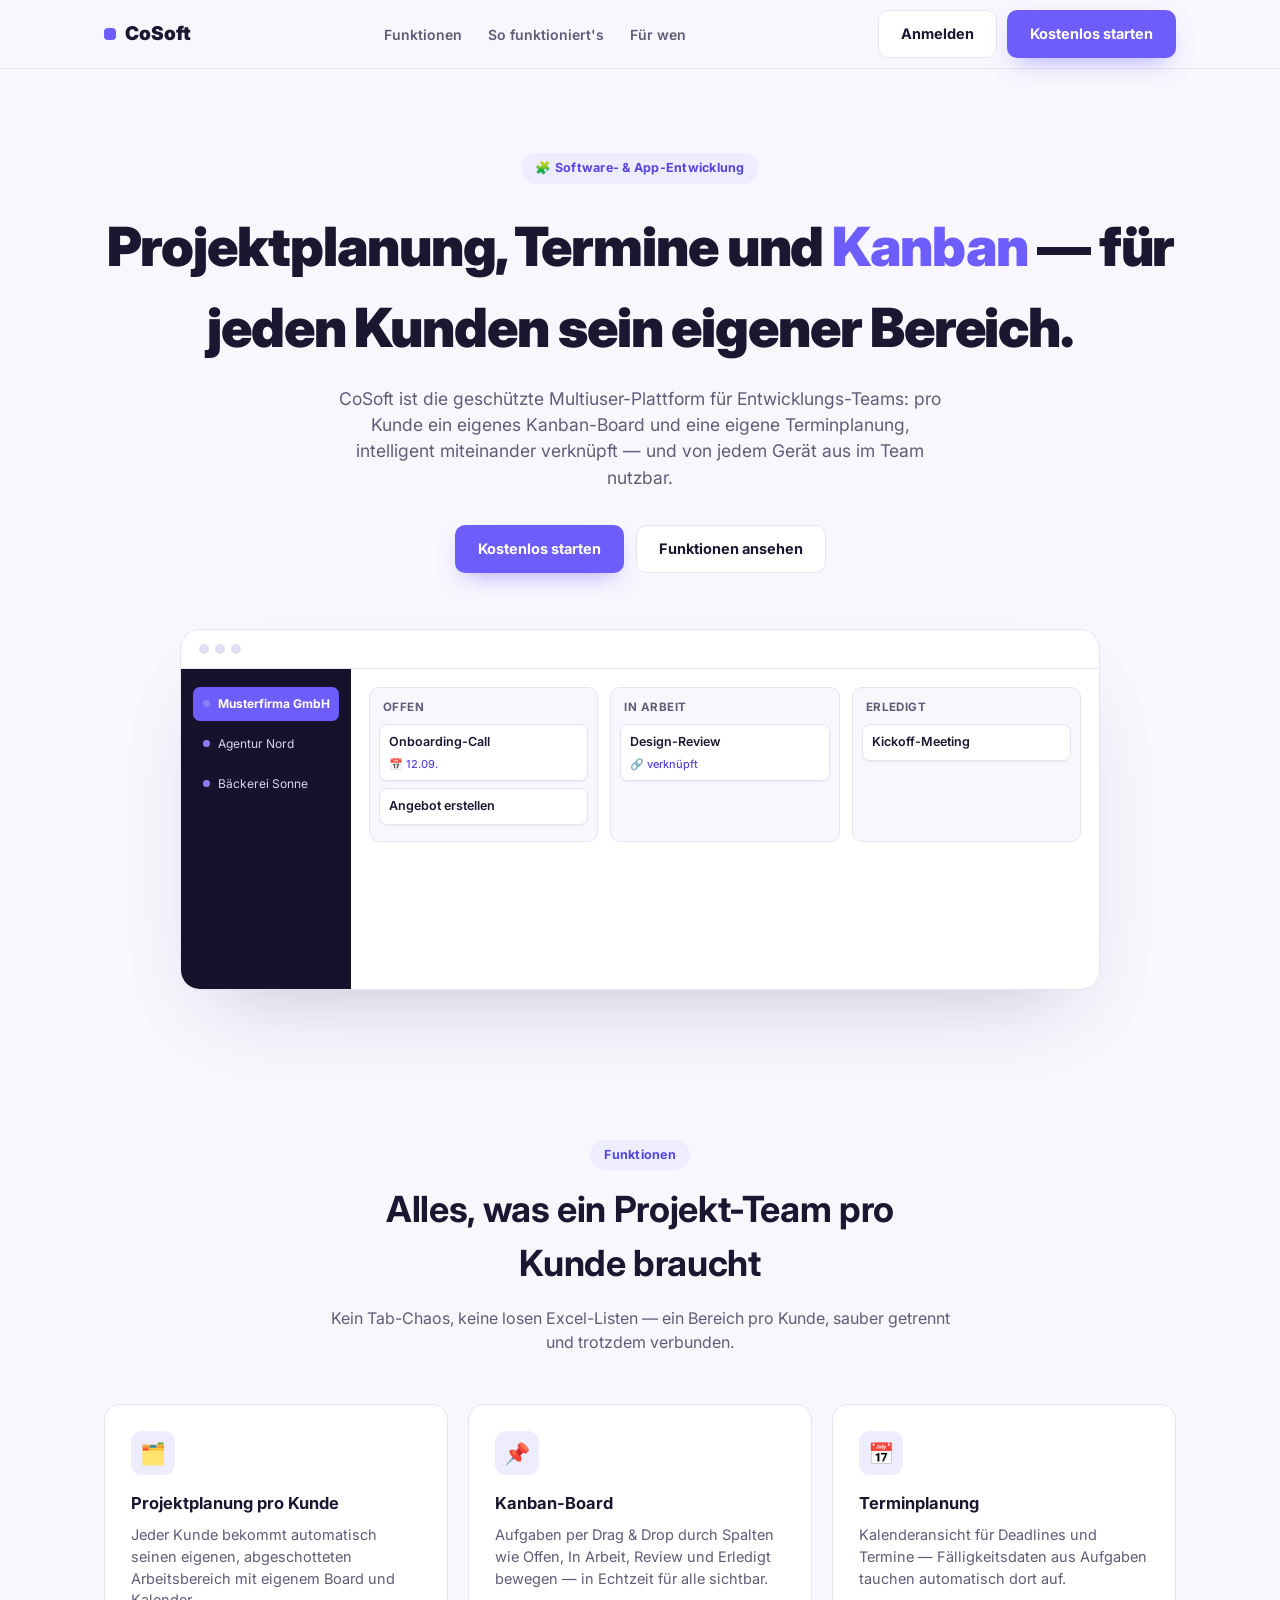
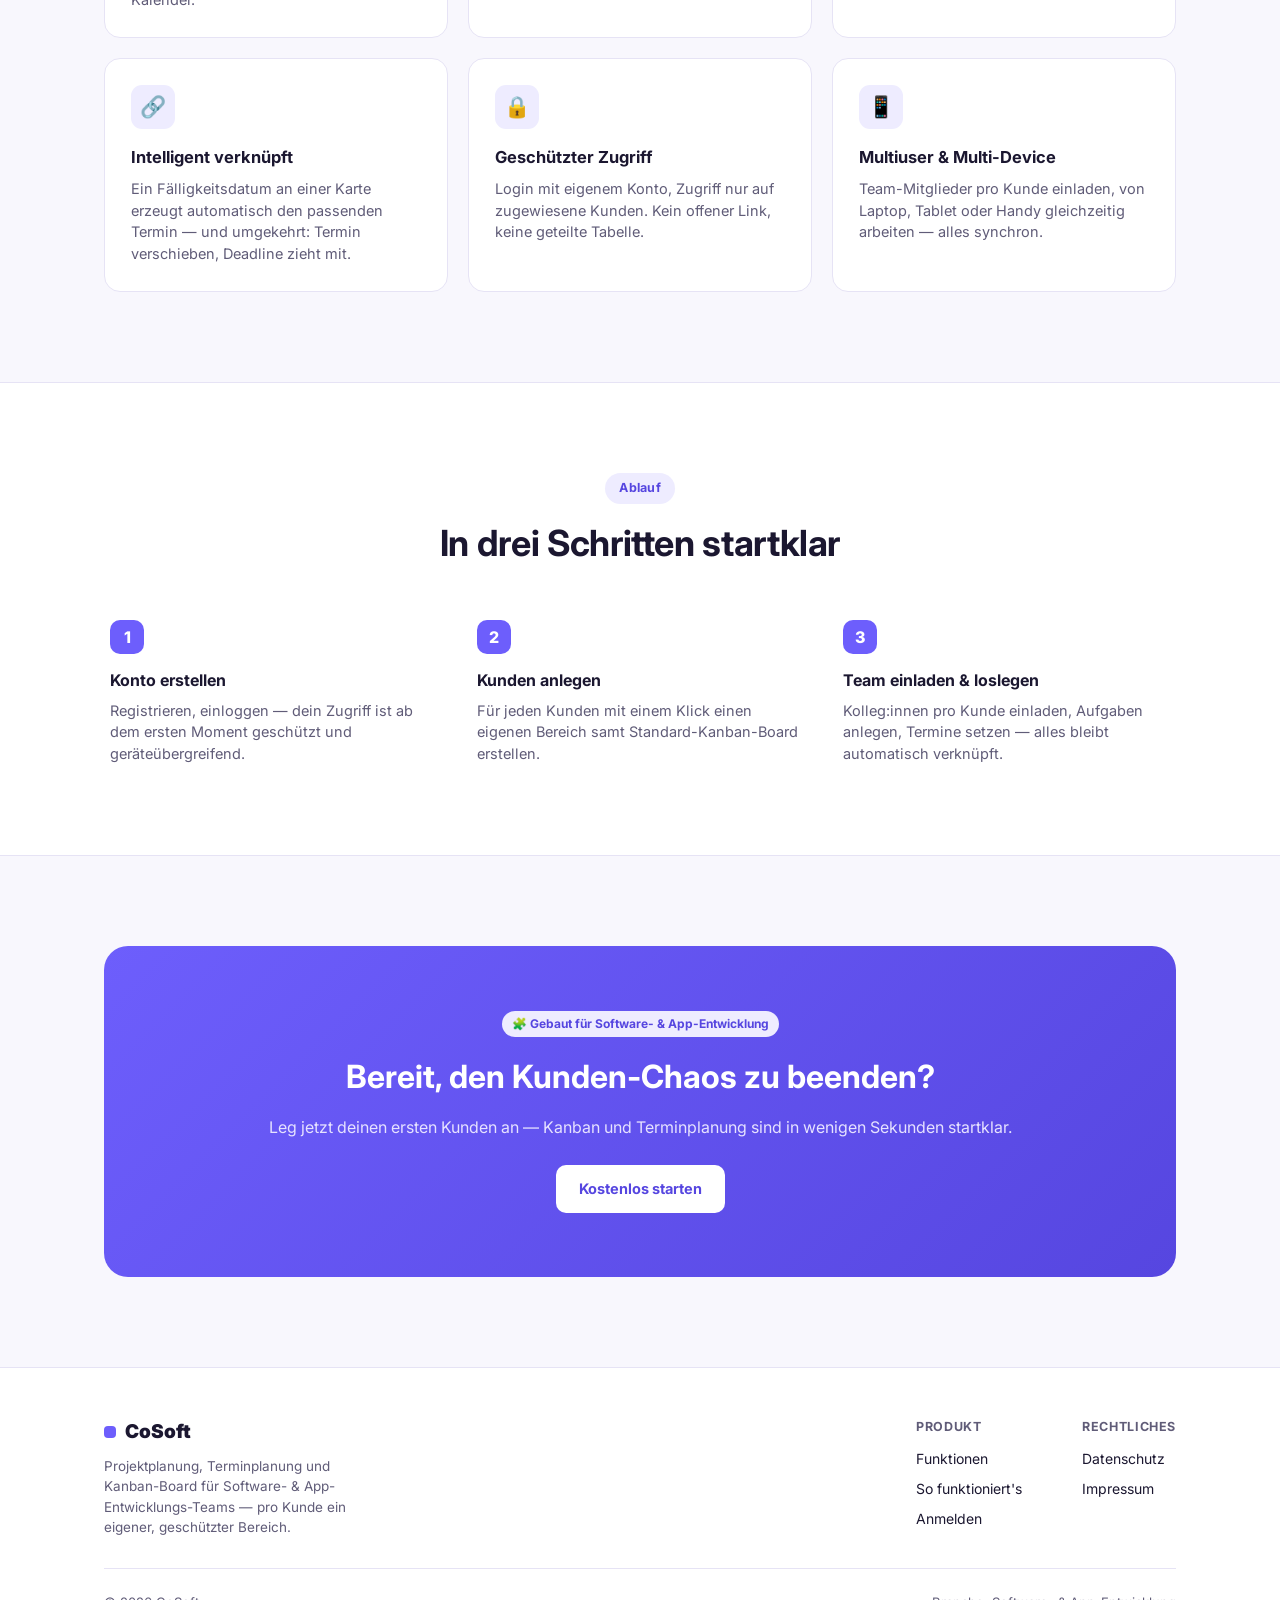
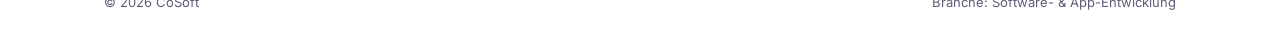
<file: index.html>
<!DOCTYPE html>
<html lang="de">
<head>
<meta charset="UTF-8" />
<meta name="viewport" content="width=device-width, initial-scale=1.0" />
<link rel="icon" href="data:image/svg+xml,%3Csvg xmlns='http://www.w3.org/2000/svg' viewBox='0 0 32 32'%3E%3Crect width='32' height='32' rx='8' fill='%236d5efc'/%3E%3C/svg%3E" />
<title>CoSoft – Projektplanung, Terminplanung &amp; Kanban pro Kunde</title>
<meta name="description" content="CoSoft: geschützte Multiuser-Software für Software- &amp; App-Entwicklung – Projektplanung, intelligent verknüpfte Terminplanung und Kanban-Board, für jeden Kunden ein eigener Bereich." />
<link rel="preconnect" href="https://fonts.googleapis.com" />
<link href="https://fonts.googleapis.com/css2?family=Inter:wght@400;500;600;700;800;900&display=swap" rel="stylesheet" />
<style>
  :root {
    --brand: #6d5efc;
    --brand-dark: #5646e0;
    --brand-light: #eeecff;
    --ink: #1b1730;
    --ink-soft: #605c78;
    --border: #e6e3f5;
    --bg: #f8f7fd;
    --surface: #ffffff;
  }
  * { box-sizing: border-box; }
  html { scroll-behavior: smooth; }
  body { margin: 0; font-family: 'Inter', system-ui, sans-serif; color: var(--ink); background: var(--bg); line-height: 1.5; }
  a { color: inherit; text-decoration: none; }
  .wrap { max-width: 1120px; margin: 0 auto; padding: 0 24px; }
  .btn { display: inline-flex; align-items: center; gap: 8px; border-radius: 10px; padding: 12px 22px; font-weight: 700; font-size: 14.5px; text-decoration: none; border: 1px solid transparent; }
  .btn-primary { background: var(--brand); color: #fff; box-shadow: 0 10px 24px -10px rgba(109,94,252,.6); }
  .btn-primary:hover { background: var(--brand-dark); }
  .btn-ghost { color: var(--ink); border-color: var(--border); background: #fff; }
  .btn-ghost:hover { background: var(--brand-light); }

  header { position: sticky; top: 0; background: rgba(248,247,253,0.85); backdrop-filter: blur(8px); border-bottom: 1px solid var(--border); z-index: 20; }
  nav.wrap { display: flex; align-items: center; justify-content: space-between; height: 68px; }
  .logo { display: flex; align-items: center; gap: 9px; font-weight: 900; font-size: 19px; }
  .logo .dot { width: 12px; height: 12px; border-radius: 4px; background: var(--brand); }
  .nav-links { display: flex; gap: 26px; font-size: 14px; font-weight: 600; color: var(--ink-soft); }
  .nav-actions { display: flex; gap: 10px; }
  @media (max-width: 720px) { .nav-links { display: none; } }

  .eyebrow { display:inline-flex; align-items:center; gap:8px; background: var(--brand-light); color: var(--brand-dark); font-weight: 700; font-size: 12.5px; padding: 6px 14px; border-radius: 30px; letter-spacing:.02em; }
  .hero { padding: 84px 0 60px; text-align: center; }
  .hero h1 { font-size: clamp(32px, 5vw, 54px); font-weight: 900; letter-spacing: -0.02em; margin: 22px 0 18px; }
  .hero h1 .accent { color: var(--brand); }
  .hero p.sub { max-width: 620px; margin: 0 auto 34px; color: var(--ink-soft); font-size: 17.5px; }
  .hero-ctas { display: flex; gap: 12px; justify-content: center; flex-wrap: wrap; }

  .mock { max-width: 920px; margin: 56px auto 0; background: var(--surface); border: 1px solid var(--border); border-radius: 20px; box-shadow: 0 40px 80px -40px rgba(35,25,90,.25); overflow: hidden; }
  .mock-bar { display:flex; gap:6px; padding: 14px 18px; border-bottom: 1px solid var(--border); }
  .mock-bar span { width: 10px; height: 10px; border-radius: 50%; background: #e2dff5; }
  .mock-body { display: grid; grid-template-columns: 170px 1fr; min-height: 320px; }
  .mock-side { background: #17122b; padding: 18px 12px; display:flex; flex-direction:column; gap:6px; }
  .mock-side .chip { color: #d8d2f5; font-size: 12px; padding: 8px 10px; border-radius: 7px; display:flex; align-items:center; gap:8px; white-space: nowrap; }
  .mock-side .chip.active { background: var(--brand); color:#fff; font-weight:700; }
  .mock-side .chip i { width:7px; height:7px; border-radius:50%; background:#8b7ff5; flex-shrink:0; }
  .mock-main { padding: 18px; text-align: left; }
  .mock-cols { display:grid; grid-template-columns: repeat(3,1fr); gap:12px; }
  .mock-col { background: var(--bg); border:1px solid var(--border); border-radius:10px; padding:9px; }
  .mock-col h4 { margin:2px 4px 8px; font-size:11.5px; color: var(--ink-soft); text-transform:uppercase; letter-spacing:.04em; }
  .mock-card { background:#fff; border:1px solid var(--border); border-radius:8px; padding:8px 9px; font-size:12.5px; font-weight:600; margin-bottom:7px; box-shadow:0 1px 2px rgba(20,10,60,.05); }
  .mock-card small { display:block; font-weight:500; color: var(--brand-dark); margin-top:4px; font-size: 11px; }

  section.features { padding: 90px 0; }
  .section-head { text-align:center; max-width: 620px; margin: 0 auto 50px; }
  .section-head h2 { font-size: clamp(26px,3.4vw,36px); margin: 12px 0 10px; letter-spacing:-.01em; }
  .section-head p { color: var(--ink-soft); font-size: 16px; }

  .grid { display: grid; grid-template-columns: repeat(3, 1fr); gap: 20px; }
  @media (max-width: 860px) { .grid { grid-template-columns: repeat(2,1fr); } }
  @media (max-width: 560px) { .grid { grid-template-columns: 1fr; } }
  .feature-card { background: var(--surface); border: 1px solid var(--border); border-radius: 16px; padding: 26px; }
  .feature-card .icon { width: 44px; height: 44px; border-radius: 11px; background: var(--brand-light); display:flex; align-items:center; justify-content:center; font-size: 21px; margin-bottom: 16px; }
  .feature-card h3 { margin: 0 0 8px; font-size: 16.5px; }
  .feature-card p { margin: 0; color: var(--ink-soft); font-size: 14.5px; }

  section.steps { background: var(--surface); border-top: 1px solid var(--border); border-bottom: 1px solid var(--border); padding: 90px 0; }
  .steps-grid { display:grid; grid-template-columns: repeat(3,1fr); gap: 28px; counter-reset: step; }
  @media (max-width: 760px) { .steps-grid { grid-template-columns: 1fr; } }
  .step { position: relative; padding-left: 6px; }
  .step .num { display:inline-flex; align-items:center; justify-content:center; width: 34px; height:34px; border-radius:10px; background: var(--brand); color:#fff; font-weight:800; margin-bottom: 14px; }
  .step h3 { margin: 0 0 8px; font-size: 16px; }
  .step p { color: var(--ink-soft); font-size: 14.5px; margin: 0; }

  section.cta { padding: 90px 0; text-align: center; }
  .cta-box { background: linear-gradient(135deg, var(--brand), var(--brand-dark)); border-radius: 24px; padding: 64px 30px; color: #fff; }
  .cta-box h2 { font-size: clamp(24px,3.2vw,32px); margin: 0 0 14px; }
  .cta-box p { color: #e6e2ff; margin: 0 0 26px; }
  .cta-box .btn-primary { background:#fff; color: var(--brand-dark); box-shadow:none; }
  .cta-box .btn-primary:hover { background:#f1efff; }

  footer { border-top: 1px solid var(--border); padding: 50px 0 30px; background: var(--surface); }
  .footer-top { display:flex; justify-content: space-between; flex-wrap: wrap; gap: 30px; margin-bottom: 30px; }
  .footer-brand p { color: var(--ink-soft); font-size: 13.5px; max-width: 280px; margin: 10px 0 0; }
  .footer-cols { display:flex; gap: 60px; flex-wrap: wrap; }
  .footer-col h4 { font-size: 12.5px; text-transform: uppercase; letter-spacing: .05em; color: var(--ink-soft); margin: 0 0 12px; }
  .footer-col a { display:block; font-size: 14px; margin-bottom: 9px; color: var(--ink); text-decoration:none; }
  .footer-col a:hover { color: var(--brand); }
  .footer-bottom { display:flex; justify-content: space-between; align-items:center; flex-wrap:wrap; gap: 10px; padding-top: 24px; border-top: 1px solid var(--border); font-size: 13px; color: var(--ink-soft); }
  .badge-branch { display:inline-flex; align-items:center; gap:6px; background: var(--brand-light); color: var(--brand-dark); padding: 4px 10px; border-radius: 20px; font-weight:700; font-size: 12px; }
</style>
</head>
<body>

<header>
  <nav class="wrap">
    <div class="logo"><span class="dot"></span> CoSoft</div>
    <div class="nav-links">
      <a href="#funktionen">Funktionen</a>
      <a href="#ablauf">So funktioniert's</a>
      <a href="#branche">Für wen</a>
    </div>
    <div class="nav-actions">
      <a class="btn btn-ghost" href="app/auth.html">Anmelden</a>
      <a class="btn btn-primary" href="app/auth.html">Kostenlos starten</a>
    </div>
  </nav>
</header>

<section class="hero">
  <div class="wrap">
    <span class="eyebrow">🧩 Software- &amp; App-Entwicklung</span>
    <h1>Projektplanung, Termine und <span class="accent">Kanban</span> — für jeden Kunden sein eigener Bereich.</h1>
    <p class="sub">
      CoSoft ist die geschützte Multiuser-Plattform für Entwicklungs-Teams: pro Kunde ein eigenes Kanban-Board
      und eine eigene Terminplanung, intelligent miteinander verknüpft — und von jedem Gerät aus im Team nutzbar.
    </p>
    <div class="hero-ctas">
      <a class="btn btn-primary" href="app/auth.html">Kostenlos starten</a>
      <a class="btn btn-ghost" href="#funktionen">Funktionen ansehen</a>
    </div>

    <div class="mock" aria-hidden="true">
      <div class="mock-bar"><span></span><span></span><span></span></div>
      <div class="mock-body">
        <div class="mock-side">
          <div class="chip active"><i></i> Musterfirma GmbH</div>
          <div class="chip"><i></i> Agentur Nord</div>
          <div class="chip"><i></i> Bäckerei Sonne</div>
        </div>
        <div class="mock-main">
          <div class="mock-cols">
            <div class="mock-col">
              <h4>Offen</h4>
              <div class="mock-card">Onboarding-Call <small>📅 12.09.</small></div>
              <div class="mock-card">Angebot erstellen</div>
            </div>
            <div class="mock-col">
              <h4>In Arbeit</h4>
              <div class="mock-card">Design-Review <small>🔗 verknüpft</small></div>
            </div>
            <div class="mock-col">
              <h4>Erledigt</h4>
              <div class="mock-card">Kickoff-Meeting</div>
            </div>
          </div>
        </div>
      </div>
    </div>
  </div>
</section>

<section class="features" id="funktionen">
  <div class="wrap">
    <div class="section-head">
      <span class="eyebrow">Funktionen</span>
      <h2>Alles, was ein Projekt-Team pro Kunde braucht</h2>
      <p>Kein Tab-Chaos, keine losen Excel-Listen — ein Bereich pro Kunde, sauber getrennt und trotzdem verbunden.</p>
    </div>
    <div class="grid">
      <div class="feature-card">
        <div class="icon">🗂️</div>
        <h3>Projektplanung pro Kunde</h3>
        <p>Jeder Kunde bekommt automatisch seinen eigenen, abgeschotteten Arbeitsbereich mit eigenem Board und Kalender.</p>
      </div>
      <div class="feature-card">
        <div class="icon">📌</div>
        <h3>Kanban-Board</h3>
        <p>Aufgaben per Drag &amp; Drop durch Spalten wie Offen, In Arbeit, Review und Erledigt bewegen — in Echtzeit für alle sichtbar.</p>
      </div>
      <div class="feature-card">
        <div class="icon">📅</div>
        <h3>Terminplanung</h3>
        <p>Kalenderansicht für Deadlines und Termine — Fälligkeitsdaten aus Aufgaben tauchen automatisch dort auf.</p>
      </div>
      <div class="feature-card">
        <div class="icon">🔗</div>
        <h3>Intelligent verknüpft</h3>
        <p>Ein Fälligkeitsdatum an einer Karte erzeugt automatisch den passenden Termin — und umgekehrt: Termin verschieben, Deadline zieht mit.</p>
      </div>
      <div class="feature-card">
        <div class="icon">🔒</div>
        <h3>Geschützter Zugriff</h3>
        <p>Login mit eigenem Konto, Zugriff nur auf zugewiesene Kunden. Kein offener Link, keine geteilte Tabelle.</p>
      </div>
      <div class="feature-card">
        <div class="icon">📱</div>
        <h3>Multiuser &amp; Multi-Device</h3>
        <p>Team-Mitglieder pro Kunde einladen, von Laptop, Tablet oder Handy gleichzeitig arbeiten — alles synchron.</p>
      </div>
    </div>
  </div>
</section>

<section class="steps" id="ablauf">
  <div class="wrap">
    <div class="section-head">
      <span class="eyebrow">Ablauf</span>
      <h2>In drei Schritten startklar</h2>
    </div>
    <div class="steps-grid">
      <div class="step">
        <div class="num">1</div>
        <h3>Konto erstellen</h3>
        <p>Registrieren, einloggen — dein Zugriff ist ab dem ersten Moment geschützt und geräteübergreifend.</p>
      </div>
      <div class="step">
        <div class="num">2</div>
        <h3>Kunden anlegen</h3>
        <p>Für jeden Kunden mit einem Klick einen eigenen Bereich samt Standard-Kanban-Board erstellen.</p>
      </div>
      <div class="step">
        <div class="num">3</div>
        <h3>Team einladen &amp; loslegen</h3>
        <p>Kolleg:innen pro Kunde einladen, Aufgaben anlegen, Termine setzen — alles bleibt automatisch verknüpft.</p>
      </div>
    </div>
  </div>
</section>

<section class="cta" id="branche">
  <div class="wrap">
    <div class="cta-box">
      <span class="badge-branch">🧩 Gebaut für Software- &amp; App-Entwicklung</span>
      <h2 style="margin-top:16px;">Bereit, den Kunden-Chaos zu beenden?</h2>
      <p>Leg jetzt deinen ersten Kunden an — Kanban und Terminplanung sind in wenigen Sekunden startklar.</p>
      <a class="btn btn-primary" href="app/auth.html">Kostenlos starten</a>
    </div>
  </div>
</section>

<footer>
  <div class="wrap">
    <div class="footer-top">
      <div class="footer-brand">
        <div class="logo"><span class="dot"></span> CoSoft</div>
        <p>Projektplanung, Terminplanung und Kanban-Board für Software- &amp; App-Entwicklungs-Teams — pro Kunde ein eigener, geschützter Bereich.</p>
      </div>
      <div class="footer-cols">
        <div class="footer-col">
          <h4>Produkt</h4>
          <a href="#funktionen">Funktionen</a>
          <a href="#ablauf">So funktioniert's</a>
          <a href="app/auth.html">Anmelden</a>
        </div>
        <div class="footer-col">
          <h4>Rechtliches</h4>
          <a href="datenschutz.html">Datenschutz</a>
          <a href="impressum.html">Impressum</a>
        </div>
      </div>
    </div>
    <div class="footer-bottom">
      <span>© <span id="year"></span> CoSoft</span>
      <span>Branche: Software- &amp; App-Entwicklung</span>
    </div>
  </div>
</footer>

<script>document.getElementById('year').textContent = new Date().getFullYear();</script>
</body>
</html>
</file>
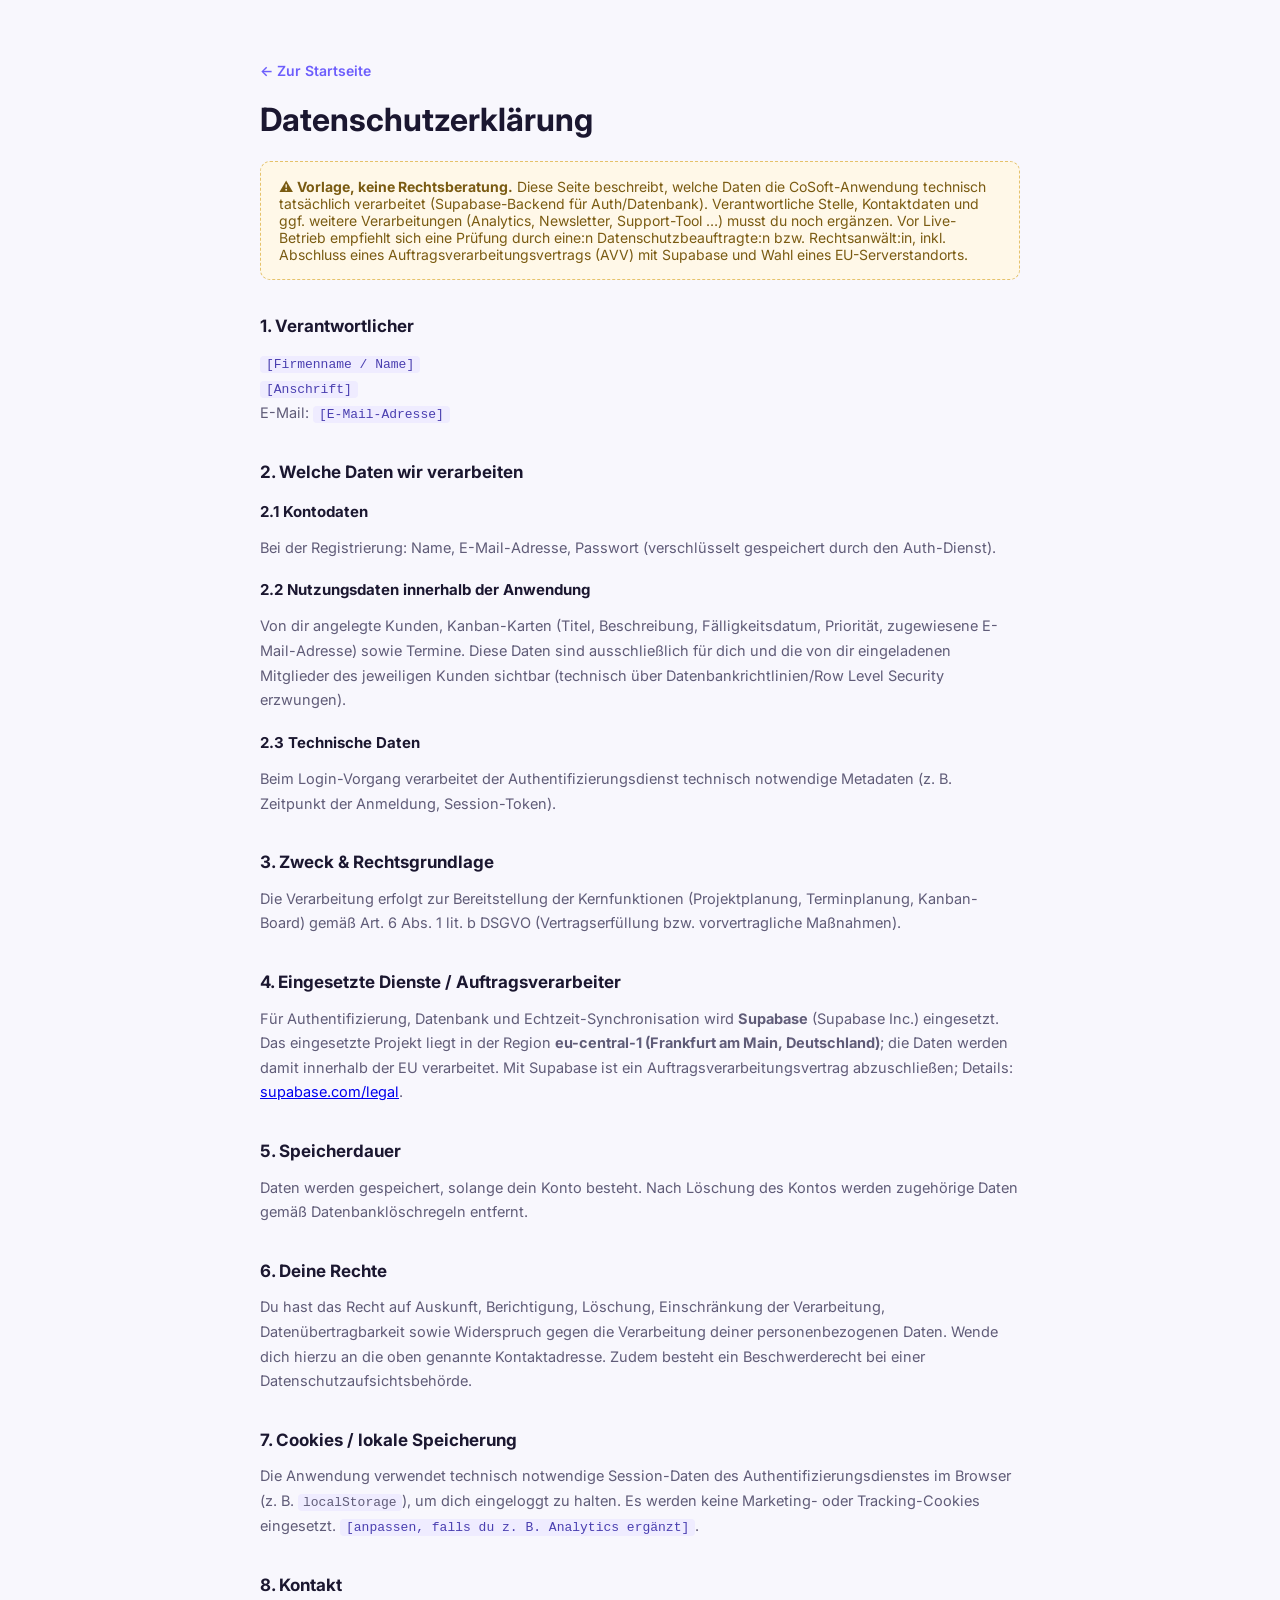
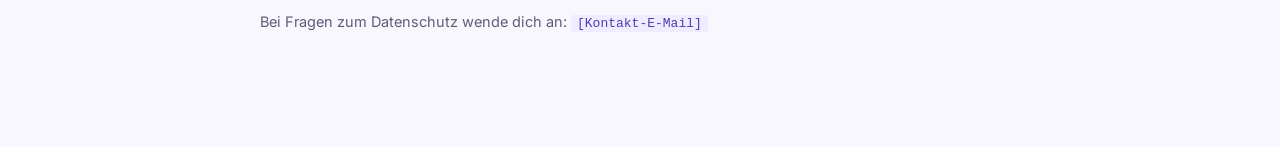
<file: datenschutz.html>
<!DOCTYPE html>
<html lang="de">
<head>
<meta charset="UTF-8" />
<meta name="viewport" content="width=device-width, initial-scale=1.0" />
<link rel="icon" href="data:image/svg+xml,%3Csvg xmlns='http://www.w3.org/2000/svg' viewBox='0 0 32 32'%3E%3Crect width='32' height='32' rx='8' fill='%236d5efc'/%3E%3C/svg%3E" />
<title>Datenschutzerklärung – CoSoft</title>
<link rel="preconnect" href="https://fonts.googleapis.com" />
<link href="https://fonts.googleapis.com/css2?family=Inter:wght@400;500;600;700;800&display=swap" rel="stylesheet" />
<style>
  :root { --brand:#6d5efc; --ink:#1b1730; --ink-soft:#605c78; --border:#e6e3f5; --bg:#f8f7fd; }
  body { margin:0; font-family:'Inter',system-ui,sans-serif; background:var(--bg); color:var(--ink); }
  .wrap { max-width: 760px; margin: 0 auto; padding: 60px 24px 100px; }
  a.back { color: var(--brand); text-decoration:none; font-weight:600; font-size:14px; }
  h1 { margin: 20px 0 6px; }
  h2 { font-size: 17px; margin-top: 36px; }
  h3 { font-size: 15px; margin-top: 20px; }
  .placeholder { background: #fff8e8; border: 1px dashed #e5c26b; border-radius: 10px; padding: 16px 18px; font-size: 14px; color: #7a5b12; margin: 22px 0 34px; }
  p, li { color: var(--ink-soft); font-size: 14.5px; line-height: 1.7; }
  .fill { background: #efecff; color:#4a3fb0; padding: 1px 6px; border-radius:4px; font-family: monospace; font-size: 13px; }
  code { background:#efecff; padding:1px 5px; border-radius:4px; font-size: 13px; }
</style>
</head>
<body>
<div class="wrap">
  <a class="back" href="index.html">← Zur Startseite</a>
  <h1>Datenschutzerklärung</h1>

  <div class="placeholder">
    ⚠️ <strong>Vorlage, keine Rechtsberatung.</strong> Diese Seite beschreibt, welche Daten die CoSoft-Anwendung
    technisch tatsächlich verarbeitet (Supabase-Backend für Auth/Datenbank). Verantwortliche Stelle, Kontaktdaten
    und ggf. weitere Verarbeitungen (Analytics, Newsletter, Support-Tool …) musst du noch ergänzen. Vor Live-Betrieb
    empfiehlt sich eine Prüfung durch eine:n Datenschutzbeauftragte:n bzw. Rechtsanwält:in, inkl. Abschluss eines
    Auftragsverarbeitungsvertrags (AVV) mit Supabase und Wahl eines EU-Serverstandorts.
  </div>

  <h2>1. Verantwortlicher</h2>
  <p>
    <span class="fill">[Firmenname / Name]</span><br />
    <span class="fill">[Anschrift]</span><br />
    E-Mail: <span class="fill">[E-Mail-Adresse]</span>
  </p>

  <h2>2. Welche Daten wir verarbeiten</h2>
  <h3>2.1 Kontodaten</h3>
  <p>Bei der Registrierung: Name, E-Mail-Adresse, Passwort (verschlüsselt gespeichert durch den Auth-Dienst).</p>
  <h3>2.2 Nutzungsdaten innerhalb der Anwendung</h3>
  <p>
    Von dir angelegte Kunden, Kanban-Karten (Titel, Beschreibung, Fälligkeitsdatum, Priorität, zugewiesene
    E-Mail-Adresse) sowie Termine. Diese Daten sind ausschließlich für dich und die von dir eingeladenen
    Mitglieder des jeweiligen Kunden sichtbar (technisch über Datenbankrichtlinien/Row Level Security erzwungen).
  </p>
  <h3>2.3 Technische Daten</h3>
  <p>Beim Login-Vorgang verarbeitet der Authentifizierungsdienst technisch notwendige Metadaten (z. B. Zeitpunkt der Anmeldung, Session-Token).</p>

  <h2>3. Zweck &amp; Rechtsgrundlage</h2>
  <p>
    Die Verarbeitung erfolgt zur Bereitstellung der Kernfunktionen (Projektplanung, Terminplanung, Kanban-Board)
    gemäß Art. 6 Abs. 1 lit. b DSGVO (Vertragserfüllung bzw. vorvertragliche Maßnahmen).
  </p>

  <h2>4. Eingesetzte Dienste / Auftragsverarbeiter</h2>
  <p>
    Für Authentifizierung, Datenbank und Echtzeit-Synchronisation wird <strong>Supabase</strong>
    (Supabase Inc.) eingesetzt. Das eingesetzte Projekt liegt in der Region
    <strong>eu-central-1 (Frankfurt am Main, Deutschland)</strong>; die Daten werden damit
    innerhalb der EU verarbeitet. Mit Supabase ist ein Auftragsverarbeitungsvertrag
    abzuschließen; Details: <a href="https://supabase.com/legal" target="_blank" rel="noopener">supabase.com/legal</a>.
  </p>

  <h2>5. Speicherdauer</h2>
  <p>Daten werden gespeichert, solange dein Konto besteht. Nach Löschung des Kontos werden zugehörige Daten gemäß Datenbanklöschregeln entfernt.</p>

  <h2>6. Deine Rechte</h2>
  <p>
    Du hast das Recht auf Auskunft, Berichtigung, Löschung, Einschränkung der Verarbeitung, Datenübertragbarkeit
    sowie Widerspruch gegen die Verarbeitung deiner personenbezogenen Daten. Wende dich hierzu an die oben
    genannte Kontaktadresse. Zudem besteht ein Beschwerderecht bei einer Datenschutzaufsichtsbehörde.
  </p>

  <h2>7. Cookies / lokale Speicherung</h2>
  <p>
    Die Anwendung verwendet technisch notwendige Session-Daten des Authentifizierungsdienstes im Browser
    (z. B. <code>localStorage</code>), um dich eingeloggt zu halten. Es werden keine Marketing- oder
    Tracking-Cookies eingesetzt. <span class="fill">[anpassen, falls du z. B. Analytics ergänzt]</span>.
  </p>

  <h2>8. Kontakt</h2>
  <p>Bei Fragen zum Datenschutz wende dich an: <span class="fill">[Kontakt-E-Mail]</span></p>
</div>
</body>
</html>
</file>
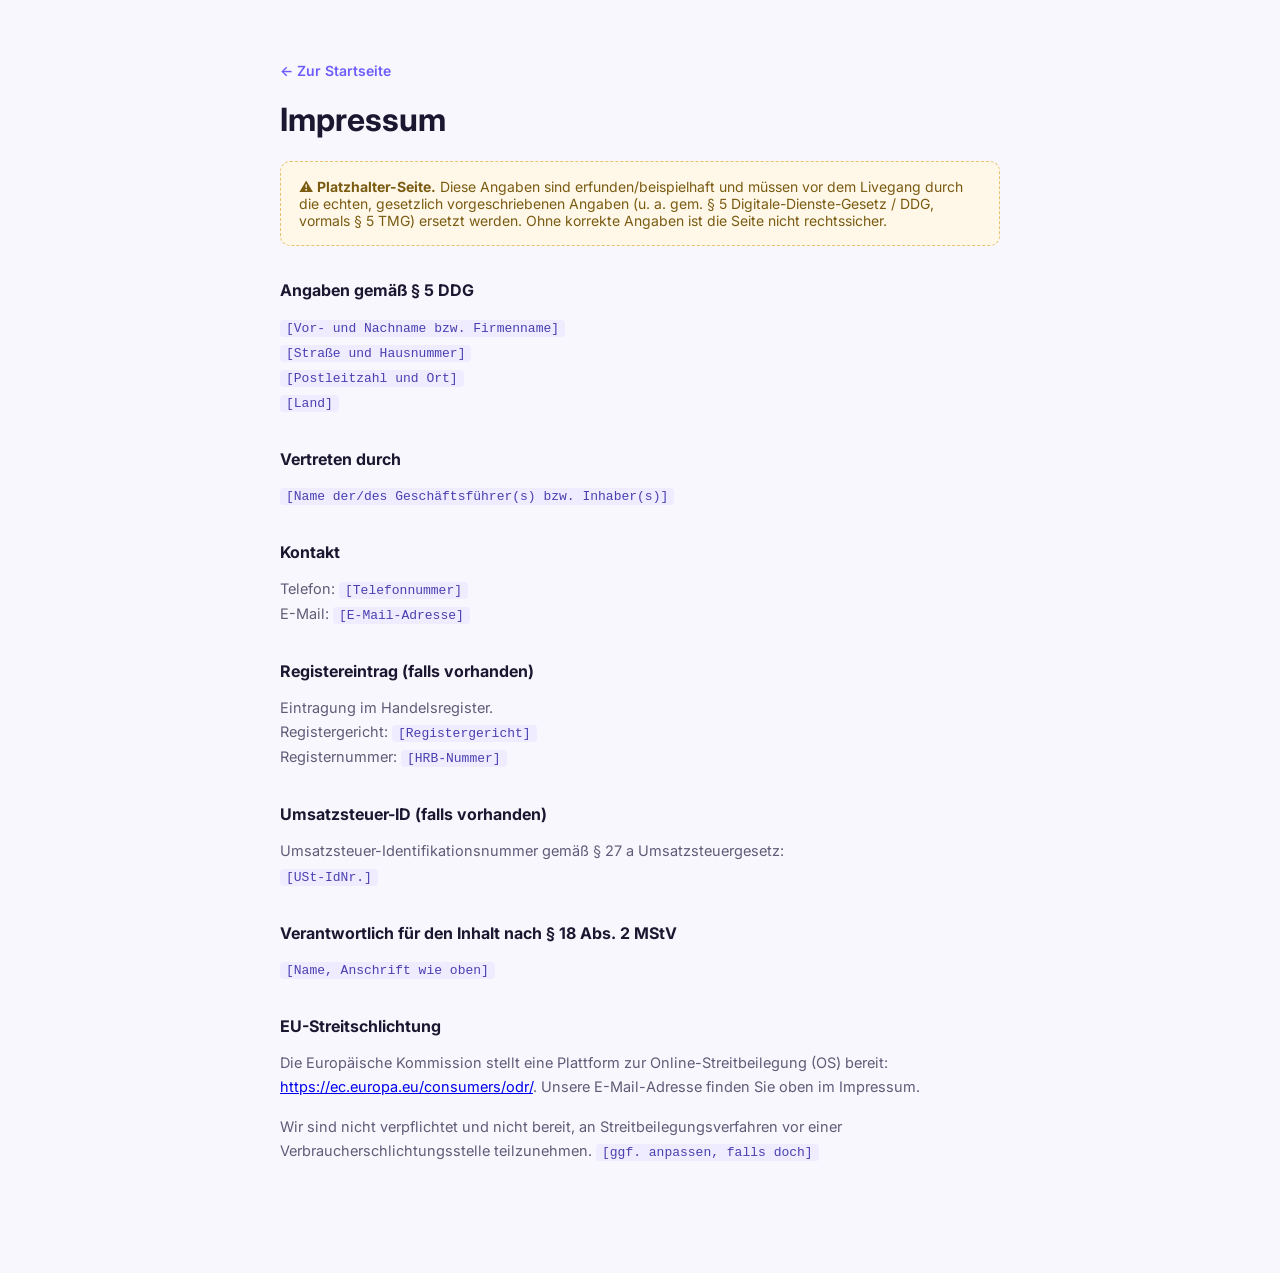
<file: impressum.html>
<!DOCTYPE html>
<html lang="de">
<head>
<meta charset="UTF-8" />
<meta name="viewport" content="width=device-width, initial-scale=1.0" />
<link rel="icon" href="data:image/svg+xml,%3Csvg xmlns='http://www.w3.org/2000/svg' viewBox='0 0 32 32'%3E%3Crect width='32' height='32' rx='8' fill='%236d5efc'/%3E%3C/svg%3E" />
<title>Impressum – CoSoft</title>
<link rel="preconnect" href="https://fonts.googleapis.com" />
<link href="https://fonts.googleapis.com/css2?family=Inter:wght@400;500;600;700;800&display=swap" rel="stylesheet" />
<style>
  :root { --brand:#6d5efc; --ink:#1b1730; --ink-soft:#605c78; --border:#e6e3f5; --bg:#f8f7fd; }
  body { margin:0; font-family:'Inter',system-ui,sans-serif; background:var(--bg); color:var(--ink); }
  .wrap { max-width: 720px; margin: 0 auto; padding: 60px 24px 100px; }
  a.back { color: var(--brand); text-decoration:none; font-weight:600; font-size:14px; }
  h1 { margin: 20px 0 6px; }
  h2 { font-size: 16px; margin-top: 34px; }
  .placeholder { background: #fff8e8; border: 1px dashed #e5c26b; border-radius: 10px; padding: 16px 18px; font-size: 14px; color: #7a5b12; margin: 22px 0 34px; }
  p, li { color: var(--ink-soft); font-size: 14.5px; line-height: 1.7; }
  .fill { background: var(--brand); background: #efecff; color:#4a3fb0; padding: 1px 6px; border-radius:4px; font-family: monospace; font-size: 13px; }
</style>
</head>
<body>
<div class="wrap">
  <a class="back" href="index.html">← Zur Startseite</a>
  <h1>Impressum</h1>

  <div class="placeholder">
    ⚠️ <strong>Platzhalter-Seite.</strong> Diese Angaben sind erfunden/beispielhaft und müssen vor dem
    Livegang durch die echten, gesetzlich vorgeschriebenen Angaben (u. a. gem. § 5 Digitale-Dienste-Gesetz
    / DDG, vormals § 5 TMG) ersetzt werden. Ohne korrekte Angaben ist die Seite nicht rechtssicher.
  </div>

  <h2>Angaben gemäß § 5 DDG</h2>
  <p>
    <span class="fill">[Vor- und Nachname bzw. Firmenname]</span><br />
    <span class="fill">[Straße und Hausnummer]</span><br />
    <span class="fill">[Postleitzahl und Ort]</span><br />
    <span class="fill">[Land]</span>
  </p>

  <h2>Vertreten durch</h2>
  <p><span class="fill">[Name der/des Geschäftsführer(s) bzw. Inhaber(s)]</span></p>

  <h2>Kontakt</h2>
  <p>
    Telefon: <span class="fill">[Telefonnummer]</span><br />
    E-Mail: <span class="fill">[E-Mail-Adresse]</span>
  </p>

  <h2>Registereintrag (falls vorhanden)</h2>
  <p>
    Eintragung im Handelsregister.<br />
    Registergericht: <span class="fill">[Registergericht]</span><br />
    Registernummer: <span class="fill">[HRB-Nummer]</span>
  </p>

  <h2>Umsatzsteuer-ID (falls vorhanden)</h2>
  <p>
    Umsatzsteuer-Identifikationsnummer gemäß § 27 a Umsatzsteuergesetz:<br />
    <span class="fill">[USt-IdNr.]</span>
  </p>

  <h2>Verantwortlich für den Inhalt nach § 18 Abs. 2 MStV</h2>
  <p><span class="fill">[Name, Anschrift wie oben]</span></p>

  <h2>EU-Streitschlichtung</h2>
  <p>
    Die Europäische Kommission stellt eine Plattform zur Online-Streitbeilegung (OS) bereit:
    <a href="https://ec.europa.eu/consumers/odr/" target="_blank" rel="noopener">https://ec.europa.eu/consumers/odr/</a>.
    Unsere E-Mail-Adresse finden Sie oben im Impressum.
  </p>
  <p>
    Wir sind nicht verpflichtet und nicht bereit, an Streitbeilegungsverfahren vor einer
    Verbraucherschlichtungsstelle teilzunehmen. <span class="fill">[ggf. anpassen, falls doch]</span>
  </p>
</div>
</body>
</html>
</file>
